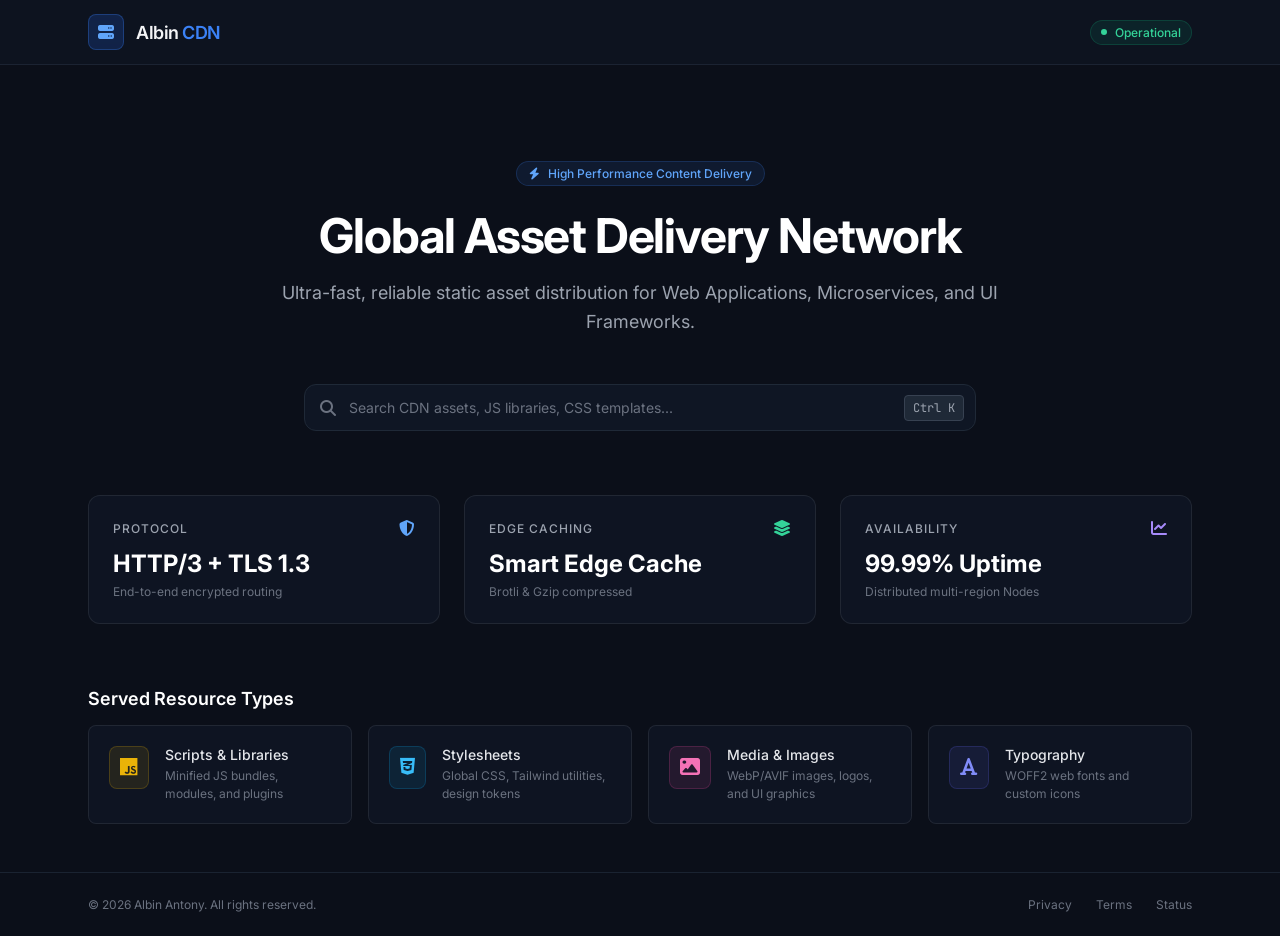
<file: index.html>
<!doctype html>
<html lang="en">
    <head>
        <meta charset="UTF-8" />
        <meta name="viewport" content="width=device-width, initial-scale=1.0" />
        <title>Albin CDN Assets</title>
        <link rel="icon" type="image/png" sizes="96x96" href="favicon.png" />
        <!-- Font Awesome -->
        <link href="https://cdnjs.cloudflare.com/ajax/libs/font-awesome/6.4.0/css/all.min.css" rel="stylesheet" />
        <!-- Google Fonts -->
        <link rel="stylesheet" href="styles.css">
    </head>

    <body>
        <div class="page">
            <!-- Header -->
            <header class="site-header">
                <div class="container header-inner">
                    <div class="brand">
                        <div class="brand-icon">
                            <i class="fa-solid fa-server"></i>
                        </div>
                        <span class="brand-name"> Albin <span class="brand-highlight">CDN</span> </span>
                    </div>

                    <div class="status-badge">
                        <span class="status-dot"></span>
                        Operational
                    </div>
                </div>
            </header>

            <!-- Main Content -->
            <main class="main-content">
                <div class="container">
                    <!-- Hero -->
                    <section class="hero">
                        <div class="hero-badge">
                            <i class="fa-solid fa-bolt"></i>
                            <span>High Performance Content Delivery</span>
                        </div>
                        <h1 class="hero-title">Global Asset Delivery Network</h1>
                        <p class="hero-description">
                            Ultra-fast, reliable static asset distribution for Web Applications, Microservices, and UI
                            Frameworks.
                        </p>
                    </section>

                    <!-- Search -->
                    <section class="search-section">
                        <div class="search-wrapper">
                            <i class="fa-solid fa-magnifying-glass search-icon"></i>
                            <input
                                id="search-input"
                                type="text"
                                placeholder="Search CDN assets, JS libraries, CSS templates..."
                                class="search-input"
                            />
                            <span id="shortcut-key" class="shortcut-key"> Ctrl K </span>
                        </div>
						 <!-- Search Results -->
						<div id="search-results" class="search-results"></div>
                    </section>

                    <!-- System Metrics -->
                    <section class="metrics-grid">
                        <div class="glass-card metric-card">
                            <div class="metric-header">
                                <span class="metric-label"> Protocol </span>
                                <i class="fa-solid fa-shield-halved icon-blue"></i>
                            </div>
                            <div class="metric-value">HTTP/3 + TLS 1.3</div>
                            <p class="metric-description">End-to-end encrypted routing</p>
                        </div>

                        <div class="glass-card metric-card">
                            <div class="metric-header">
                                <span class="metric-label"> Edge Caching </span>
                                <i class="fa-solid fa-layer-group icon-green"></i>
                            </div>
                            <div class="metric-value">Smart Edge Cache</div>
                            <p class="metric-description">Brotli &amp; Gzip compressed</p>
                        </div>

                        <div class="glass-card metric-card">
                            <div class="metric-header">
                                <span class="metric-label"> Availability </span>

                                <i class="fa-solid fa-chart-line icon-purple"></i>
                            </div>
                            <div class="metric-value">99.99% Uptime</div>
                            <p class="metric-description">Distributed multi-region Nodes</p>
                        </div>
                    </section>

                    <!-- Asset Categories -->
                    <section class="resources-section">
                        <h2 class="section-title">Served Resource Types</h2>
						
                        <div class="resources-grid">
                            <!-- JavaScript -->
                            <div class="glass-card resource-card">
                                <div class="resource-icon resource-icon-yellow">
                                    <i class="fa-brands fa-js"></i>
                                </div>
                                <div>
                                    <h3 class="resource-title">Scripts &amp; Libraries</h3>
                                    <p class="resource-description">Minified JS bundles, modules, and plugins</p>
                                </div>
                            </div>

                            <!-- CSS -->
                            <div class="glass-card resource-card">
                                <div class="resource-icon resource-icon-sky">
                                    <i class="fa-brands fa-css3-alt"></i>
                                </div>
                                <div>
                                    <h3 class="resource-title">Stylesheets</h3>
                                    <p class="resource-description">Global CSS, Tailwind utilities, design tokens</p>
                                </div>
                            </div>

                            <!-- Images -->
                            <div class="glass-card resource-card">
                                <div class="resource-icon resource-icon-pink">
                                    <i class="fa-solid fa-image"></i>
                                </div>
                                <div>
                                    <h3 class="resource-title">Media &amp; Images</h3>
                                    <p class="resource-description">WebP/AVIF images, logos, and UI graphics</p>
                                </div>
                            </div>

                            <!-- Typography -->
                            <div class="glass-card resource-card">
                                <div class="resource-icon resource-icon-indigo">
                                    <i class="fa-solid fa-font"></i>
                                </div>
                                <div>
                                    <h3 class="resource-title">Typography</h3>
                                    <p class="resource-description">WOFF2 web fonts and custom icons</p>
                                </div>
                            </div>
                        </div>
                    </section>
                </div>
            </main>

            <!-- Footer -->
            <footer class="site-footer">
                <div class="container footer-inner">
                    <div>
                        &copy;
                        <span id="current-year"></span>
                        Albin Antony. All rights reserved.
                    </div>

                    <div class="footer-links">
                        <a href="privacy-policy.html" class="footer-link"> Privacy </a>
                        <a href="terms-of-service.html" class="footer-link"> Terms </a>
                        <a href="status.html" class="footer-link"> Status </a>
                    </div>
                </div>
            </footer>
        </div>

        <script src="main.js" defer></script>
    </body>
</html>
</file>
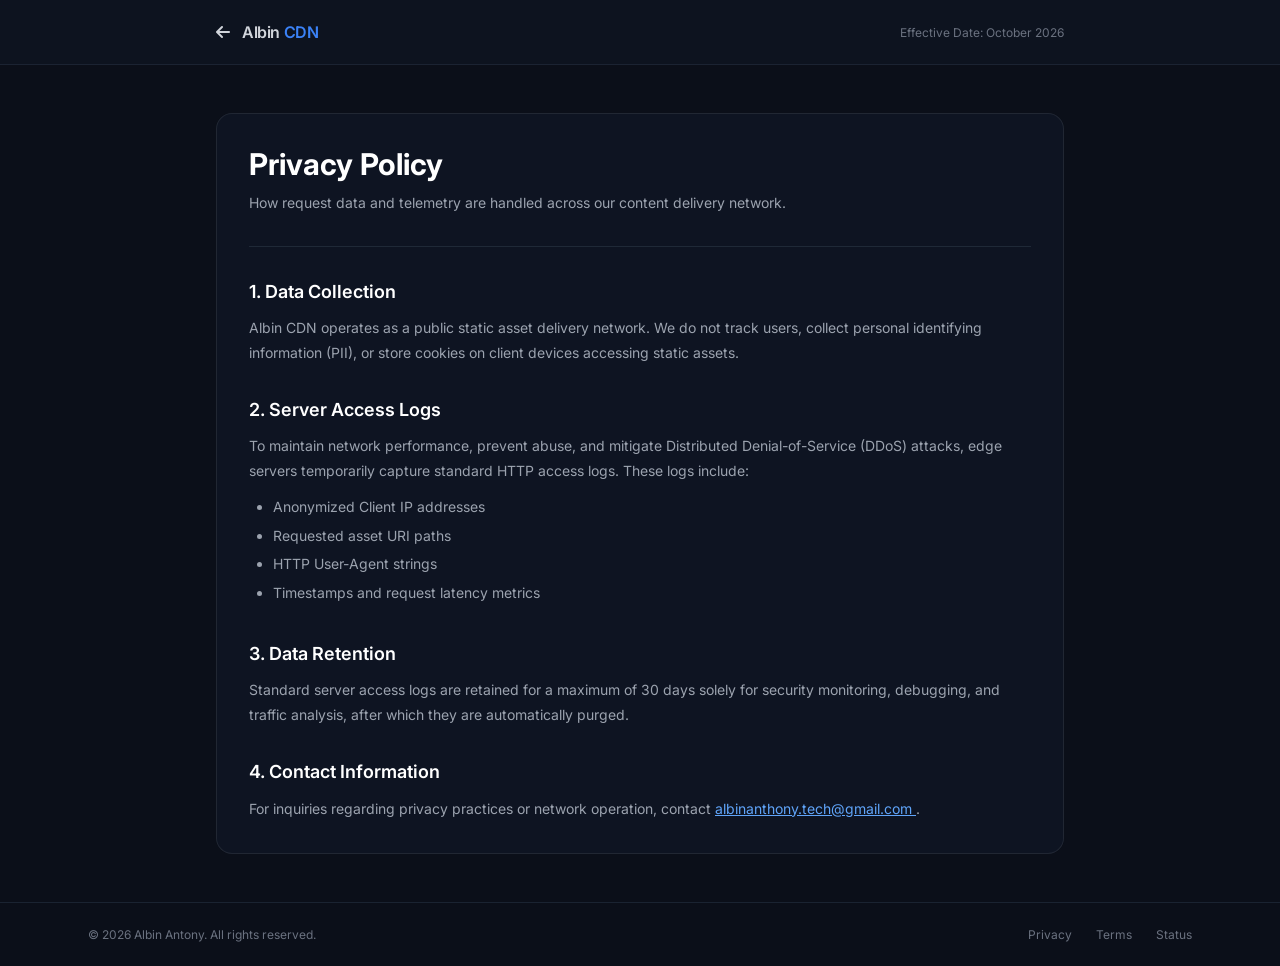
<file: privacy-policy.html>
<!doctype html>
<html lang="en">
    <head>
        <meta charset="UTF-8" />
        <meta name="viewport" content="width=device-width, initial-scale=1.0" />
        <title>Privacy Policy - Albin CDN Assets</title>
        <link rel="icon" type="image/png" sizes="96x96" href="favicon.png" />
        <!-- Shared Site Styles -->
        <link rel="stylesheet" href="styles.css" />
        <!-- Font Awesome -->
        <link href="https://cdnjs.cloudflare.com/ajax/libs/font-awesome/6.4.0/css/all.min.css" rel="stylesheet" />
        <!-- Google Fonts -->
        <style>
            @import url("https://fonts.googleapis.com/css2?family=Inter:wght@300;400;500;600;700&display=swap");
        </style>
    </head>

    <body>
        <div class="page">
            <!-- Header -->
            <header class="legal-header-bar">
                <div class="legal-container legal-header-inner">
                    <a href="index.html" class="legal-back-link">
                        <i class="fa-solid fa-arrow-left"></i>

                        <span class="legal-brand">
                            Albin
                            <span class="legal-brand-highlight"> CDN </span>
                        </span>
                    </a>

                    <span class="legal-effective-date"> Effective Date: October 2026 </span>
                </div>
            </header>

            <!-- Main Content -->
            <main class="legal-main">
                <div class="legal-container">
                    <div class="glass-card legal-card">
                        <!-- Page Header -->
                        <div class="legal-header">
                            <h1 class="legal-title">Privacy Policy</h1>

                            <p class="legal-subtitle">
                                How request data and telemetry are handled across our content delivery network.
                            </p>
                        </div>

                        <hr class="legal-divider" />

                        <!-- Section 1 -->
                        <section class="legal-section">
                            <h2 class="legal-section-title">1. Data Collection</h2>

                            <p class="legal-text">
                                Albin CDN operates as a public static asset delivery network. We do not track users,
                                collect personal identifying information (PII), or store cookies on client devices
                                accessing static assets.
                            </p>
                        </section>

                        <!-- Section 2 -->
                        <section class="legal-section">
                            <h2 class="legal-section-title">2. Server Access Logs</h2>

                            <p class="legal-text">
                                To maintain network performance, prevent abuse, and mitigate Distributed
                                Denial-of-Service (DDoS) attacks, edge servers temporarily capture standard HTTP access
                                logs. These logs include:
                            </p>

                            <ul class="legal-list">
                                <li>Anonymized Client IP addresses</li>
                                <li>Requested asset URI paths</li>
                                <li>HTTP User-Agent strings</li>
                                <li>Timestamps and request latency metrics</li>
                            </ul>
                        </section>

                        <!-- Section 3 -->
                        <section class="legal-section">
                            <h2 class="legal-section-title">3. Data Retention</h2>
                            <p class="legal-text">
                                Standard server access logs are retained for a maximum of 30 days solely for security
                                monitoring, debugging, and traffic analysis, after which they are automatically purged.
                            </p>
                        </section>

                        <!-- Section 4 -->
                        <section class="legal-section">
                            <h2 class="legal-section-title">4. Contact Information</h2>
                            <p class="legal-text">
                                For inquiries regarding privacy practices or network operation, contact
                                <a href="mailto:albinanthony.tech@gmail.com" class="legal-link">
                                    albinanthony.tech@gmail.com </a
                                >.
                            </p>
                        </section>
                    </div>
                </div>
            </main>

            <!-- Footer -->
            <footer class="site-footer">
                <div class="container footer-inner">
                    <div>
                        &copy;
                        <span id="current-year"></span>
                        Albin Antony. All rights reserved.
                    </div>

                    <div class="footer-links">
                        <a href="privacy-policy.html" class="footer-link"> Privacy </a>
                        <a href="terms-of-service.html" class="footer-link"> Terms </a>
                        <a href="status.html" class="footer-link"> Status </a>
                    </div>
                </div>
            </footer>
        </div>

        <!-- Current Year -->
        <script>
            document.getElementById("current-year").textContent = new Date().getFullYear();
        </script>
    </body>
</html>
</file>
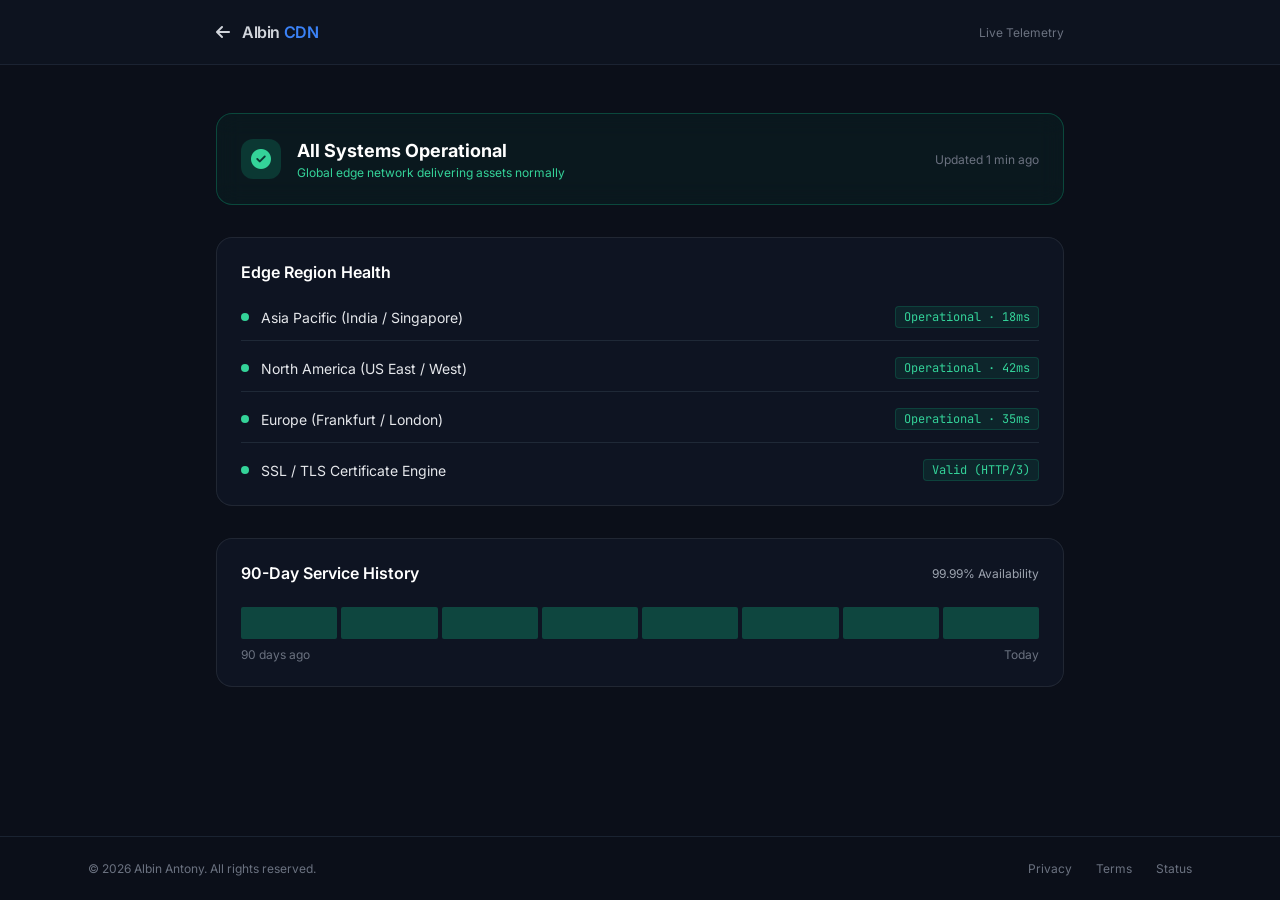
<file: status.html>
<!doctype html>
<html lang="en">
    <head>
        <meta charset="UTF-8" />
        <meta name="viewport" content="width=device-width, initial-scale=1.0" />
        <title>System Status - Albin CDN Assets</title>
        <link rel="icon" type="image/png" sizes="96x96" href="favicon.png" />
        <!-- Shared Site Styles -->
        <link rel="stylesheet" href="styles.css" />
        <!-- Font Awesome -->
        <link href="https://cdnjs.cloudflare.com/ajax/libs/font-awesome/6.4.0/css/all.min.css" rel="stylesheet" />
        <!-- Google Fonts -->
        <style>
            @import url("https://fonts.googleapis.com/css2?family=Inter:wght@300;400;500;600;700&family=JetBrains+Mono:wght@400;500&display=swap");
        </style>
    </head>

    <body>
        <div class="page">
    <!-- =====================================================
         HEADER
    ====================================================== -->

            <header class="status-header-bar">
                <div class="status-container status-header-inner">
                    <a href="index.html" class="status-back-link">
                        <i class="fa-solid fa-arrow-left"></i>

                        <span class="status-brand">
                            Albin
                            <span class="status-brand-highlight"> CDN </span>
                        </span>
                    </a>

                    <span class="status-header-label"> Live Telemetry </span>
                </div>
            </header>

  <!-- =====================================================
         MAIN CONTENT
 ====================================================== -->

            <main class="status-main">
                <div class="status-container">
                    <div class="status-content">
                <!-- =================================================
                     OVERALL SYSTEM STATUS
                ================================================== -->

                        <div class="glass-card system-status-banner">
                            <div class="system-status-content">
                                <div class="system-status-icon">
                                    <i class="fa-solid fa-circle-check"></i>
                                </div>
                                <div>
                                    <h1 class="system-status-title">All Systems Operational</h1>

                                    <p class="system-status-description">
                                        Global edge network delivering assets normally
                                    </p>
                                </div>
                            </div>
                            <span class="system-status-updated"> Updated 1 min ago </span>
                        </div>

                <!-- =================================================
                     REGIONAL EDGE NODE STATUS
                ================================================== -->

                        <div class="glass-card status-card">
                            <h2 class="status-card-title">Edge Region Health</h2>

                            <div class="region-list">
                                <!-- Asia Pacific -->

                                <div class="region-item">
                                    <div class="region-name">
                                        <span class="region-indicator"></span>
                                        <span> Asia Pacific (India / Singapore) </span>
                                    </div>
                                    <span class="region-status"> Operational · 18ms </span>
                                </div>

                                <!-- North America -->

                                <div class="region-item">
                                    <div class="region-name">
                                        <span class="region-indicator"></span>
                                        <span> North America (US East / West) </span>
                                    </div>
                                    <span class="region-status"> Operational · 42ms </span>
                                </div>

                                <!-- Europe -->

                                <div class="region-item">
                                    <div class="region-name">
                                        <span class="region-indicator"></span>
                                        <span> Europe (Frankfurt / London) </span>
                                    </div>
                                    <span class="region-status"> Operational · 35ms </span>
                                </div>

                                <!-- SSL / TLS -->

                                <div class="region-item">
                                    <div class="region-name">
                                        <span class="region-indicator"></span>
                                        <span> SSL / TLS Certificate Engine </span>
                                    </div>
                                    <span class="region-status"> Valid (HTTP/3) </span>
                                </div>
                            </div>
                        </div>

                        <!-- =================================================
                     HISTORICAL PERFORMANCE
                ================================================== -->

                        <div class="glass-card status-card">
                            <div class="history-header">
                                <h2 class="history-title">90-Day Service History</h2>
                                <span class="history-availability"> 99.99% Availability </span>
                            </div>

                            <div class="history-bars">
                                <div class="history-bar" title="Day 1: Operational"></div>
                                <div class="history-bar" title="Day 2: Operational"></div>
                                <div class="history-bar" title="Day 3: Operational"></div>
                                <div class="history-bar" title="Day 4: Operational"></div>
                                <div class="history-bar" title="Day 5: Operational"></div>
                                <div class="history-bar" title="Day 6: Operational"></div>
                                <div class="history-bar" title="Day 7: Operational"></div>
                                <div class="history-bar" title="Today: Operational"></div>
                            </div>

                            <div class="history-labels">
                                <span> 90 days ago </span>
                                <span> Today </span>
                            </div>
                        </div>
                    </div>
                </div>
            </main>

 <!-- =====================================================
 FOOTER
 ====================================================== -->

            <footer class="site-footer">
                <div class="container footer-inner">
                    <div>
                        &copy; <span id="current-year"></span>
                        Albin Antony. All rights reserved.
                    </div>

                    <div class="footer-links">
                        <a href="privacy-policy.html" class="footer-link"> Privacy </a>
                        <a href="terms-of-service.html" class="footer-link"> Terms </a>
                        <a href="status.html" class="footer-link"> Status </a>
                    </div>
                </div>
            </footer>
        </div>

<!-- Current Year -->
        <script>
            document.getElementById("current-year").textContent = new Date().getFullYear();
        </script>
    </body>
</html>
</file>
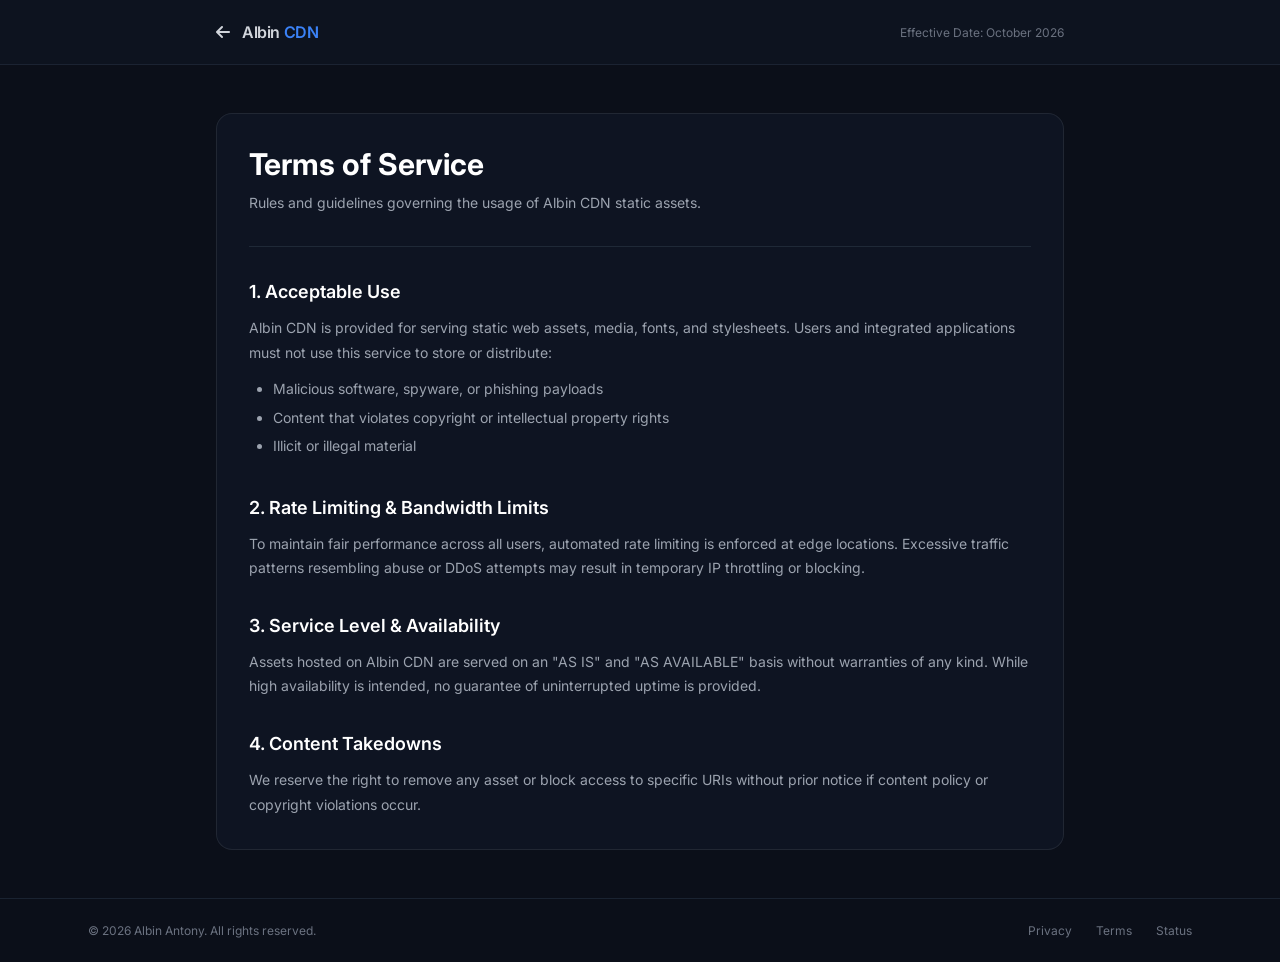
<file: terms-of-service.html>
<!doctype html>
<html lang="en">
    <head>
        <meta charset="UTF-8" />
        <meta name="viewport" content="width=device-width, initial-scale=1.0" />
        <title>Terms of Service - Albin CDN Assets</title>
        <link rel="icon" type="image/png" sizes="96x96" href="favicon.png" />
        <link rel="stylesheet" href="styles.css" />
        <link href="https://cdnjs.cloudflare.com/ajax/libs/font-awesome/6.4.0/css/all.min.css" rel="stylesheet" />
        <style>
            @import url("https://fonts.googleapis.com/css2?family=Inter:wght@300;400;500;600;700&display=swap");
        </style>
    </head>

    <body>
        <div class="page">
            <!-- Header -->
            <header class="legal-header-bar">
                <div class="legal-container legal-header-inner">
                    <a href="index.html" class="legal-back-link">
                        <i class="fa-solid fa-arrow-left"></i>

                        <span class="legal-brand"> Albin <span class="legal-brand-highlight">CDN</span> </span>
                    </a>

                    <span class="legal-effective-date"> Effective Date: October 2026 </span>
                </div>
            </header>

            <!-- Main Content -->
            <main class="legal-main">
                <div class="legal-container">
                    <div class="glass-card legal-card">
                        <!-- Page Header -->
                        <div class="legal-header">
                            <h1 class="legal-title">Terms of Service</h1>

                            <p class="legal-subtitle">
                                Rules and guidelines governing the usage of Albin CDN static assets.
                            </p>
                        </div>

                        <hr class="legal-divider" />

                        <!-- Section 1 -->
                        <section class="legal-section">
                            <h2 class="legal-section-title">1. Acceptable Use</h2>

                            <p class="legal-text">
                                Albin CDN is provided for serving static web assets, media, fonts, and stylesheets.
                                Users and integrated applications must not use this service to store or distribute:
                            </p>

                            <ul class="legal-list">
                                <li>Malicious software, spyware, or phishing payloads</li>

                                <li>Content that violates copyright or intellectual property rights</li>

                                <li>Illicit or illegal material</li>
                            </ul>
                        </section>

                        <!-- Section 2 -->
                        <section class="legal-section">
                            <h2 class="legal-section-title">2. Rate Limiting &amp; Bandwidth Limits</h2>

                            <p class="legal-text">
                                To maintain fair performance across all users, automated rate limiting is enforced at
                                edge locations. Excessive traffic patterns resembling abuse or DDoS attempts may result
                                in temporary IP throttling or blocking.
                            </p>
                        </section>

                        <!-- Section 3 -->
                        <section class="legal-section">
                            <h2 class="legal-section-title">3. Service Level &amp; Availability</h2>

                            <p class="legal-text">
                                Assets hosted on Albin CDN are served on an "AS IS" and "AS AVAILABLE" basis without
                                warranties of any kind. While high availability is intended, no guarantee of
                                uninterrupted uptime is provided.
                            </p>
                        </section>

                        <!-- Section 4 -->
                        <section class="legal-section">
                            <h2 class="legal-section-title">4. Content Takedowns</h2>

                            <p class="legal-text">
                                We reserve the right to remove any asset or block access to specific URIs without prior
                                notice if content policy or copyright violations occur.
                            </p>
                        </section>
                    </div>
                </div>
            </main>

            <!-- Footer -->
            <footer class="site-footer">
                <div class="container footer-inner">
                    <div>
                        &copy; <span id="current-year"></span>
                        Albin Antony. All rights reserved.
                    </div>

                    <div class="footer-links">
                        <a href="privacy-policy.html" class="footer-link"> Privacy </a>
                        <a href="terms-of-service.html" class="footer-link"> Terms </a>
                        <a href="status.html" class="footer-link"> Status </a>
                    </div>
                </div>
            </footer>
        </div>

        <!-- Current Year -->
        <script>
            document.getElementById("current-year").textContent = new Date().getFullYear();
        </script>
    </body>
</html>
</file>
<file: styles.css>
@import url("https://fonts.googleapis.com/css2?family=Inter:wght@300;400;500;600;700&family=JetBrains+Mono:wght@400;500&display=swap");

/* =========================================================
 GLOBAL
========================================================= */

* {
    box-sizing: border-box;
}

html {
    scroll-behavior: smooth;
}

body {
    margin: 0;
    min-height: 100vh;
    font-family: "Inter", sans-serif;
    background-color: #0b0f19;
    color: #f3f4f6;
}

body::selection {
    background-color: #3b82f6;
    color: #ffffff;
}

a {
    color: inherit;
    text-decoration: none;
}

button,
input {
    font: inherit;
}

.code-font {
    font-family: "JetBrains Mono", monospace;
}

/* =========================================================
 PAGE LAYOUT
========================================================= */

.page {
    min-height: 100vh;
    display: flex;
    flex-direction: column;
    justify-content: space-between;
}

.container {
    width: 100%;
    max-width: 1152px;
    margin: 0 auto;
    padding-left: 24px;
    padding-right: 24px;
}

/* =========================================================
 HEADER
========================================================= */

.site-header {
    position: sticky;
    top: 0;
    z-index: 50;
    border-bottom: 1px solid rgba(31, 41, 55, 0.8);
    background: rgba(17, 24, 39, 0.5);
    backdrop-filter: blur(12px);
    -webkit-backdrop-filter: blur(12px);
}

.header-inner {
    height: 64px;
    display: flex;
    align-items: center;
    justify-content: space-between;
}

.brand {
    display: flex;
    align-items: center;
    gap: 12px;
}

.brand-icon {
    width: 36px;
    height: 36px;
    display: flex;
    align-items: center;
    justify-content: center;
    background: rgba(37, 99, 235, 0.2);
    border: 1px solid rgba(59, 130, 246, 0.3);
    border-radius: 8px;
    color: #60a5fa;
}

.brand-name {
    font-size: 18px;
    font-weight: 600;
    letter-spacing: -0.025em;
}

.brand-highlight {
    color: #3b82f6;
}

/* =========================================================
 STATUS
 ========================================================= */

.status-badge {
    display: inline-flex;
    align-items: center;
    padding: 4px 10px;
    font-size: 12px;
    font-weight: 500;
    color: #34d399;
    background: rgba(16, 185, 129, 0.1);
    border: 1px solid rgba(16, 185, 129, 0.2);
    border-radius: 9999px;
}

.status-dot {
    width: 6px;
    height: 6px;
    margin-right: 8px;
    background: #34d399;
    border-radius: 50%;
    animation: pulse 2s infinite;
}

@keyframes pulse {
    0%,
    100% {
        opacity: 1;
    }

    50% {
        opacity: 0.4;
    }
}

/* =========================================================
    MAIN
 ========================================================= */

.main-content {
    width: 100%;
    flex-grow: 1;
    padding-top: 48px;
    padding-bottom: 48px;
}

/* =========================================================
  HERO
========================================================= */

.hero {
    max-width: 768px;
    margin: 0 auto;
    padding-top: 48px;
    padding-bottom: 48px;
    text-align: center;
}

.hero-badge {
    display: inline-flex;
    align-items: center;
    gap: 8px;
    margin-bottom: 24px;
    padding: 4px 12px;
    font-size: 12px;
    font-weight: 500;
    color: #60a5fa;
    background: rgba(59, 130, 246, 0.1);
    border: 1px solid rgba(59, 130, 246, 0.2);
    border-radius: 9999px;
}

.hero-badge i {
    font-size: 12px;
}

.hero-title {
    margin: 0 0 16px;
    color: #ffffff;
    font-size: 48px;
    line-height: 1.1;
    font-weight: 700;
    letter-spacing: -0.025em;
}

.hero-description {
    margin: 0;
    color: #9ca3af;
    font-size: 18px;
    line-height: 1.6;
}

/* =========================================================
   SEARCH
========================================================= */

.search-section {
    max-width: 672px;
    margin: 0 auto 64px;
}

.search-wrapper {
    position: relative;
}

.search-icon {
    position: absolute;
    left: 16px;
    top: 50%;
    transform: translateY(-50%);
    color: #6b7280;
    pointer-events: none;
}

.search-input {
    width: 100%;
    padding: 14px 96px 14px 44px;
    font-size: 14px;
    color: #e5e7eb;
    background: rgba(17, 24, 39, 0.8);
    border: 1px solid #1f2937;
    border-radius: 12px;
    outline: none;
    transition: border-color 0.2s ease;
}

.search-input::placeholder {
    color: #6b7280;
}

.search-input:focus {
    border-color: #3b82f6;
}

.shortcut-key {
    position: absolute;
    right: 12px;
    top: 50%;
    transform: translateY(-50%);
    padding: 4px 8px;
    font-family: "JetBrains Mono", monospace;
    font-size: 12px;
    color: #9ca3af;
    background: #1f2937;
    border: 1px solid #374151;
    border-radius: 4px;
    pointer-events: none;
}

/* =========================================================
  METRICS
========================================================= */

.metrics-grid {
    display: grid;
    grid-template-columns: repeat(3, 1fr);
    gap: 24px;
    margin-bottom: 64px;
}

.metric-card {
    padding: 24px;
    border-radius: 12px;
}

/* =========================================================
 GLASS CARD
========================================================= */

.glass-card {
    background: rgba(17, 24, 39, 0.7);
    backdrop-filter: blur(12px);
    -webkit-backdrop-filter: blur(12px);
    border: 1px solid rgba(255, 255, 255, 0.08);
    transition:
        border-color 0.2s ease,
        transform 0.2s ease;
}

.glass-card:hover {
    border-color: rgba(59, 130, 246, 0.4);
    transform: translateY(-2px);
}

/* =========================================================
  METRIC CARD CONTENT
========================================================= */

.metric-header {
    display: flex;
    align-items: center;
    justify-content: space-between;
    margin-bottom: 12px;
    color: #9ca3af;
}

.metric-label {
    font-size: 12px;
    font-weight: 500;
    text-transform: uppercase;
    letter-spacing: 0.08em;
}

.metric-value {
    color: #ffffff;
    font-size: 24px;
    line-height: 1.3;
    font-weight: 700;
}

.metric-description {
    margin: 4px 0 0;
    color: #6b7280;
    font-size: 12px;
}

.icon-blue {
    color: #60a5fa;
}

.icon-green {
    color: #34d399;
}

.icon-purple {
    color: #a78bfa;
}

/* =========================================================
  RESOURCE TYPES
========================================================= */

.resources-section {
    width: 100%;
}

.section-title {
    margin: 0 0 16px;
    color: #ffffff;
    font-size: 18px;
    font-weight: 600;
}

.resources-grid {
    display: grid;
    grid-template-columns: repeat(4, 1fr);
    gap: 16px;
}

.resource-card {
    display: flex;
    align-items: flex-start;
    gap: 16px;
    padding: 20px;
    border-radius: 8px;
}

.resource-icon {
    flex-shrink: 0;
    padding: 10px;
    border-radius: 8px;
}

.resource-icon i {
    font-size: 20px;
}

.resource-icon-yellow {
    color: #eab308;
    background: rgba(234, 179, 8, 0.1);
    border: 1px solid rgba(234, 179, 8, 0.2);
}

.resource-icon-sky {
    color: #38bdf8;
    background: rgba(14, 165, 233, 0.1);
    border: 1px solid rgba(14, 165, 233, 0.2);
}

.resource-icon-pink {
    color: #f472b6;
    background: rgba(236, 72, 153, 0.1);
    border: 1px solid rgba(236, 72, 153, 0.2);
}

.resource-icon-indigo {
    color: #818cf8;
    background: rgba(99, 102, 241, 0.1);
    border: 1px solid rgba(99, 102, 241, 0.2);
}

.resource-title {
    margin: 0;
    color: #e5e7eb;
    font-size: 14px;
    font-weight: 500;
}

.resource-description {
    margin: 4px 0 0;
    color: #6b7280;
    font-size: 12px;
    line-height: 1.5;
}

/* =========================================================
 FOOTER
========================================================= */

.site-footer {
    padding-top: 24px;
    padding-bottom: 24px;
    text-align: center;
    color: #6b7280;
    font-size: 12px;
    border-top: 1px solid rgba(31, 41, 55, 0.8);
}

.footer-inner {
    display: flex;
    align-items: center;
    justify-content: space-between;
    gap: 16px;
}

.footer-links {
    display: flex;
    gap: 24px;
}

.footer-link {
    transition: color 0.2s ease;
}

.footer-link:hover {
    color: #d1d5db;
}

/* =========================================================
 RESPONSIVE
========================================================= */

@media (max-width: 1023px) {
    .resources-grid {
        grid-template-columns: repeat(2, 1fr);
    }
}

@media (max-width: 767px) {
    .container {
        padding-left: 24px;
        padding-right: 24px;
    }

    .metrics-grid {
        grid-template-columns: 1fr;
    }

    .hero-title {
        font-size: 40px;
    }

    .resources-grid {
        grid-template-columns: 1fr;
    }
}

@media (max-width: 639px) {
    .hero {
        padding-top: 32px;
        padding-bottom: 32px;
    }

    .hero-title {
        font-size: 36px;
    }

    .hero-description {
        font-size: 16px;
    }

    .footer-inner {
        flex-direction: column;
        justify-content: center;
    }
}

/* =========================================================
   LEGAL / DOCUMENT PAGES
========================================================= */

.legal-container {
    width: 100%;
    max-width: 896px;
    margin: 0 auto;
    padding-left: 24px;
    padding-right: 24px;
}

.legal-main {
    width: 100%;
    flex-grow: 1;

    padding-top: 48px;
    padding-bottom: 48px;
}

.legal-card {
    padding: 32px;

    border-radius: 16px;

    display: flex;
    flex-direction: column;
    gap: 32px;
}

.legal-header {
    margin: 0;
}

.legal-title {
    margin: 0 0 8px;

    color: #ffffff;

    font-size: 30px;
    line-height: 1.25;
    font-weight: 700;
}

.legal-subtitle {
    margin: 0;

    color: #9ca3af;

    font-size: 14px;
    line-height: 1.6;
}

.legal-divider {
    width: 100%;

    margin: 0;

    border: 0;
    border-top: 1px solid #1f2937;
}

.legal-section {
    display: flex;
    flex-direction: column;

    gap: 12px;
}

.legal-section-title {
    margin: 0;

    color: #ffffff;

    font-size: 18px;
    line-height: 1.4;
    font-weight: 600;
}

.legal-text {
    margin: 0;

    color: #9ca3af;

    font-size: 14px;
    line-height: 1.75;
}

.legal-list {
    margin: 0;
    padding-left: 24px;

    color: #9ca3af;

    font-size: 14px;
    line-height: 1.75;
}

.legal-list li {
    margin-bottom: 4px;
}

.legal-link {
    color: #60a5fa;
    text-decoration: underline;

    transition: color 0.2s ease;
}

.legal-link:hover {
    color: #93c5fd;
}

/* =========================================================
   LEGAL PAGE HEADER
========================================================= */

.legal-header-bar {
    position: sticky;
    top: 0;
    z-index: 50;

    border-bottom: 1px solid rgba(31, 41, 55, 0.8);

    background: rgba(17, 24, 39, 0.5);

    backdrop-filter: blur(12px);
    -webkit-backdrop-filter: blur(12px);
}

.legal-header-inner {
    height: 64px;

    display: flex;
    align-items: center;
    justify-content: space-between;
}

.legal-back-link {
    display: flex;
    align-items: center;

    gap: 12px;

    color: #d1d5db;

    transition: color 0.2s ease;
}

.legal-back-link:hover {
    color: #ffffff;
}

.legal-brand {
    font-weight: 600;
    letter-spacing: -0.025em;
}

.legal-brand-highlight {
    color: #3b82f6;
}

.legal-effective-date {
    color: #6b7280;

    font-size: 12px;
}

/* =========================================================
   LEGAL PAGE RESPONSIVE
========================================================= */

@media (max-width: 639px) {

    .legal-card {
        padding: 24px;

        gap: 28px;
    }

    .legal-title {
        font-size: 26px;
    }

    .legal-header-inner {
        height: auto;
        min-height: 64px;

        padding-top: 12px;
        padding-bottom: 12px;

        gap: 12px;
    }

    .legal-effective-date {
        text-align: right;
    }
}


/* =========================================================
   STATUS PAGE
========================================================= */

.status-main {
    width: 100%;
    flex-grow: 1;
    padding-top: 48px;
    padding-bottom: 48px;
}

.status-container {
    width: 100%;
    max-width: 896px;
    margin: 0 auto;
    padding-left: 24px;
    padding-right: 24px;
}

.status-content {
    display: flex;
    flex-direction: column;
    gap: 32px;
}


/* =========================================================
   STATUS HEADER
========================================================= */

.status-header-bar {
    position: sticky;
    top: 0;
    z-index: 50;
    border-bottom: 1px solid rgba(31, 41, 55, 0.8);
    background: rgba(17, 24, 39, 0.5);
    backdrop-filter: blur(12px);
    -webkit-backdrop-filter: blur(12px);
}

.status-header-inner {
    height: 64px;
    display: flex;
    align-items: center;
    justify-content: space-between;
}

.status-back-link {
    display: flex;
    align-items: center;
    gap: 12px;
    color: #d1d5db;
    transition: color 0.2s ease;
}

.status-back-link:hover {
    color: #ffffff;
}

.status-brand {
    font-weight: 600;
    letter-spacing: -0.025em;
}

.status-brand-highlight {
    color: #3b82f6;
}

.status-header-label {
    color: #6b7280;
    font-size: 12px;
}


/* =========================================================
   OVERALL STATUS BANNER
========================================================= */

.system-status-banner {
    display: flex;
    align-items: center;
    justify-content: space-between;
    gap: 24px;
    padding: 24px;
    background: rgba(16, 185, 129, 0.05);
    border: 1px solid rgba(16, 185, 129, 0.3);
    border-radius: 16px;
}

.system-status-content {
    display: flex;
    align-items: center;
    gap: 16px;
}

.system-status-icon {
    width: 40px;
    height: 40px;
    flex-shrink: 0;
    display: flex;
    align-items: center;
    justify-content: center;
    color: #34d399;
    background: rgba(16, 185, 129, 0.2);
    border-radius: 12px;
}

.system-status-icon i {
    font-size: 20px;
}

.system-status-title {
    margin: 0;
    color: #ffffff;
    font-size: 18px;
    line-height: 1.4;
    font-weight: 700;
}

.system-status-description {
    margin: 2px 0 0;
    color: #34d399;
    font-size: 12px;
}

.system-status-updated {
    flex-shrink: 0;
    color: #6b7280;
    font-size: 12px;
}


/* =========================================================
   STATUS CARDS
========================================================= */

.status-card {
    padding: 24px;
    border-radius: 16px;
}

.status-card-title {
    margin: 0 0 24px;
    color: #ffffff;
    font-size: 16px;
    font-weight: 600;
}


/* =========================================================
   EDGE REGION HEALTH
========================================================= */

.region-list {
    display: flex;
    flex-direction: column;
    gap: 16px;
}

.region-item {
    display: flex;
    align-items: center;
    justify-content: space-between;
    gap: 20px;
    padding-bottom: 12px;
    border-bottom: 1px solid #1f2937;
}

.region-item:last-child {
    padding-bottom: 0;
    border-bottom: none;
}

.region-name {
    display: flex;
    align-items: center;
    gap: 12px;
    color: #e5e7eb;
    font-size: 14px;
}

.region-indicator {
    width: 8px;
    height: 8px;
    flex-shrink: 0;
    background: #34d399;
    border-radius: 50%;
}

.region-status {
    flex-shrink: 0;
    padding: 2px 8px;
    color: #34d399;
    background: rgba(16, 185, 129, 0.1);
    border: 1px solid rgba(16, 185, 129, 0.2);
    border-radius: 4px;
    font-family: 'JetBrains Mono', monospace;
    font-size: 12px;
}


/* =========================================================
   SERVICE HISTORY
========================================================= */

.history-header {
    display: flex;
    align-items: center;
    justify-content: space-between;
    gap: 20px;
    margin-bottom: 16px;
}

.history-title {
    margin: 0;
    color: #ffffff;
    font-size: 16px;
    font-weight: 600;
}

.history-availability {
    color: #9ca3af;
    font-size: 12px;
}

.history-bars {
    display: flex;
    align-items: center;
    gap: 4px;
    padding-top: 8px;
}

.history-bar {
    height: 32px;
    flex: 1;
    background: rgba(16, 185, 129, 0.3);
    border-radius: 2px;
    transition: background-color 0.2s ease;
}

.history-bar:hover {
    background: rgba(52, 211, 153, 0.8);
}

.history-labels {
    display: flex;
    align-items: center;
    justify-content: space-between;
    margin-top: 8px;
    color: #6b7280;
    font-size: 12px;
}


/* =========================================================
   STATUS RESPONSIVE
========================================================= */

@media (max-width: 639px) {

    .status-header-inner {
        height: auto;
        min-height: 64px;
        padding-top: 12px;
        padding-bottom: 12px;
        gap: 12px;
    }

    .system-status-banner {
        align-items: flex-start;
        flex-direction: column;
        gap: 16px;
    }

    .system-status-updated {
        align-self: flex-end;
    }

    .region-item {
        align-items: flex-start;
        flex-direction: column;
        gap: 10px;
    }

    .region-status {
        margin-left: 20px;
    }

    .history-header {
        align-items: flex-start;
        flex-direction: column;
        gap: 6px;
    }

    .history-bars {
        gap: 3px;
    }
}

/* Search Results */

.search-results {
    width: 100%;
    max-width: 896px;
    margin: 8px auto 0;
    display: flex;
    flex-direction: column;
    gap: 4px;
}

.search-results:empty {
    display: none;
}

.search-result {
    display: block;
    padding: 10px 14px;
    color: #d1d5db;
    background: rgba(17, 24, 39, 0.9);
    border: 1px solid #1f2937;
    border-radius: 6px;
    font-size: 13px;
    transition: all 0.2s ease;
}

.search-result:hover {
    color: #60a5fa;
    background: rgba(59, 130, 246, 0.08);
    border-color: rgba(59, 130, 246, 0.4);
}
</file>
